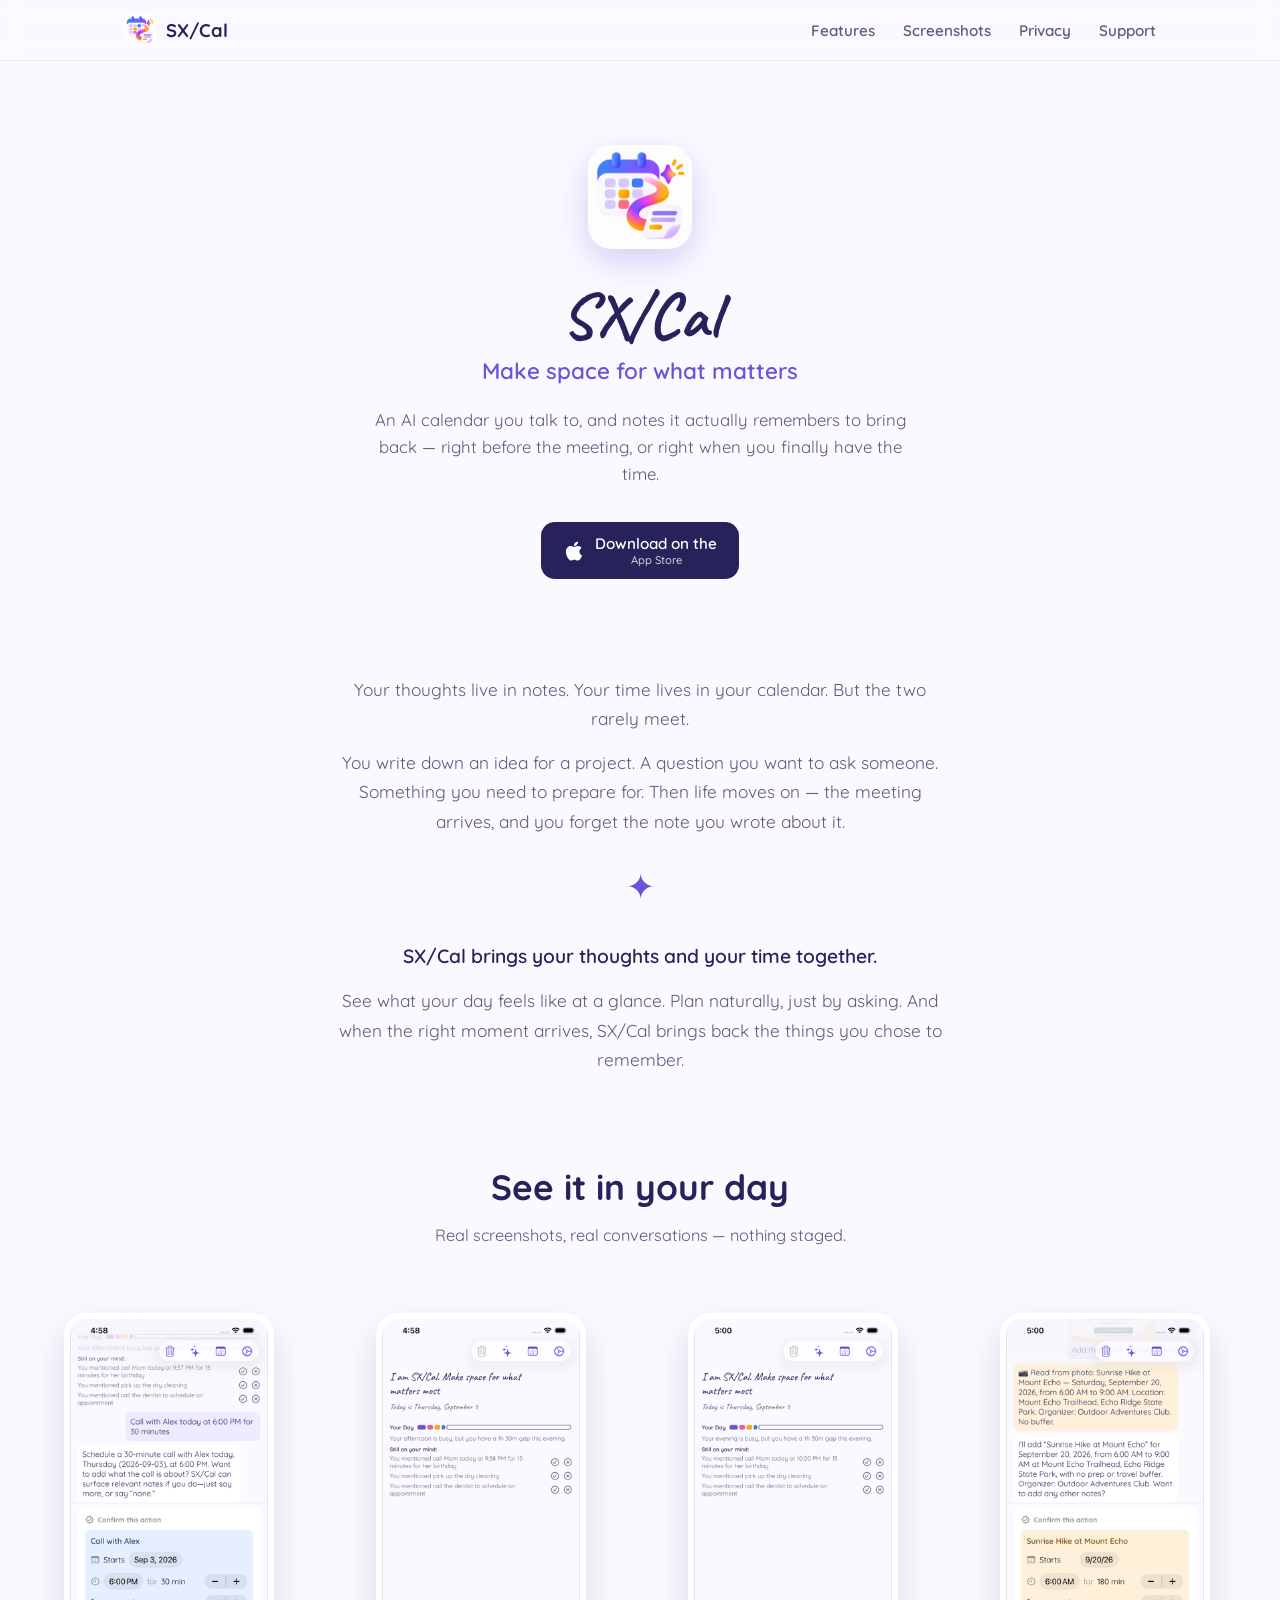
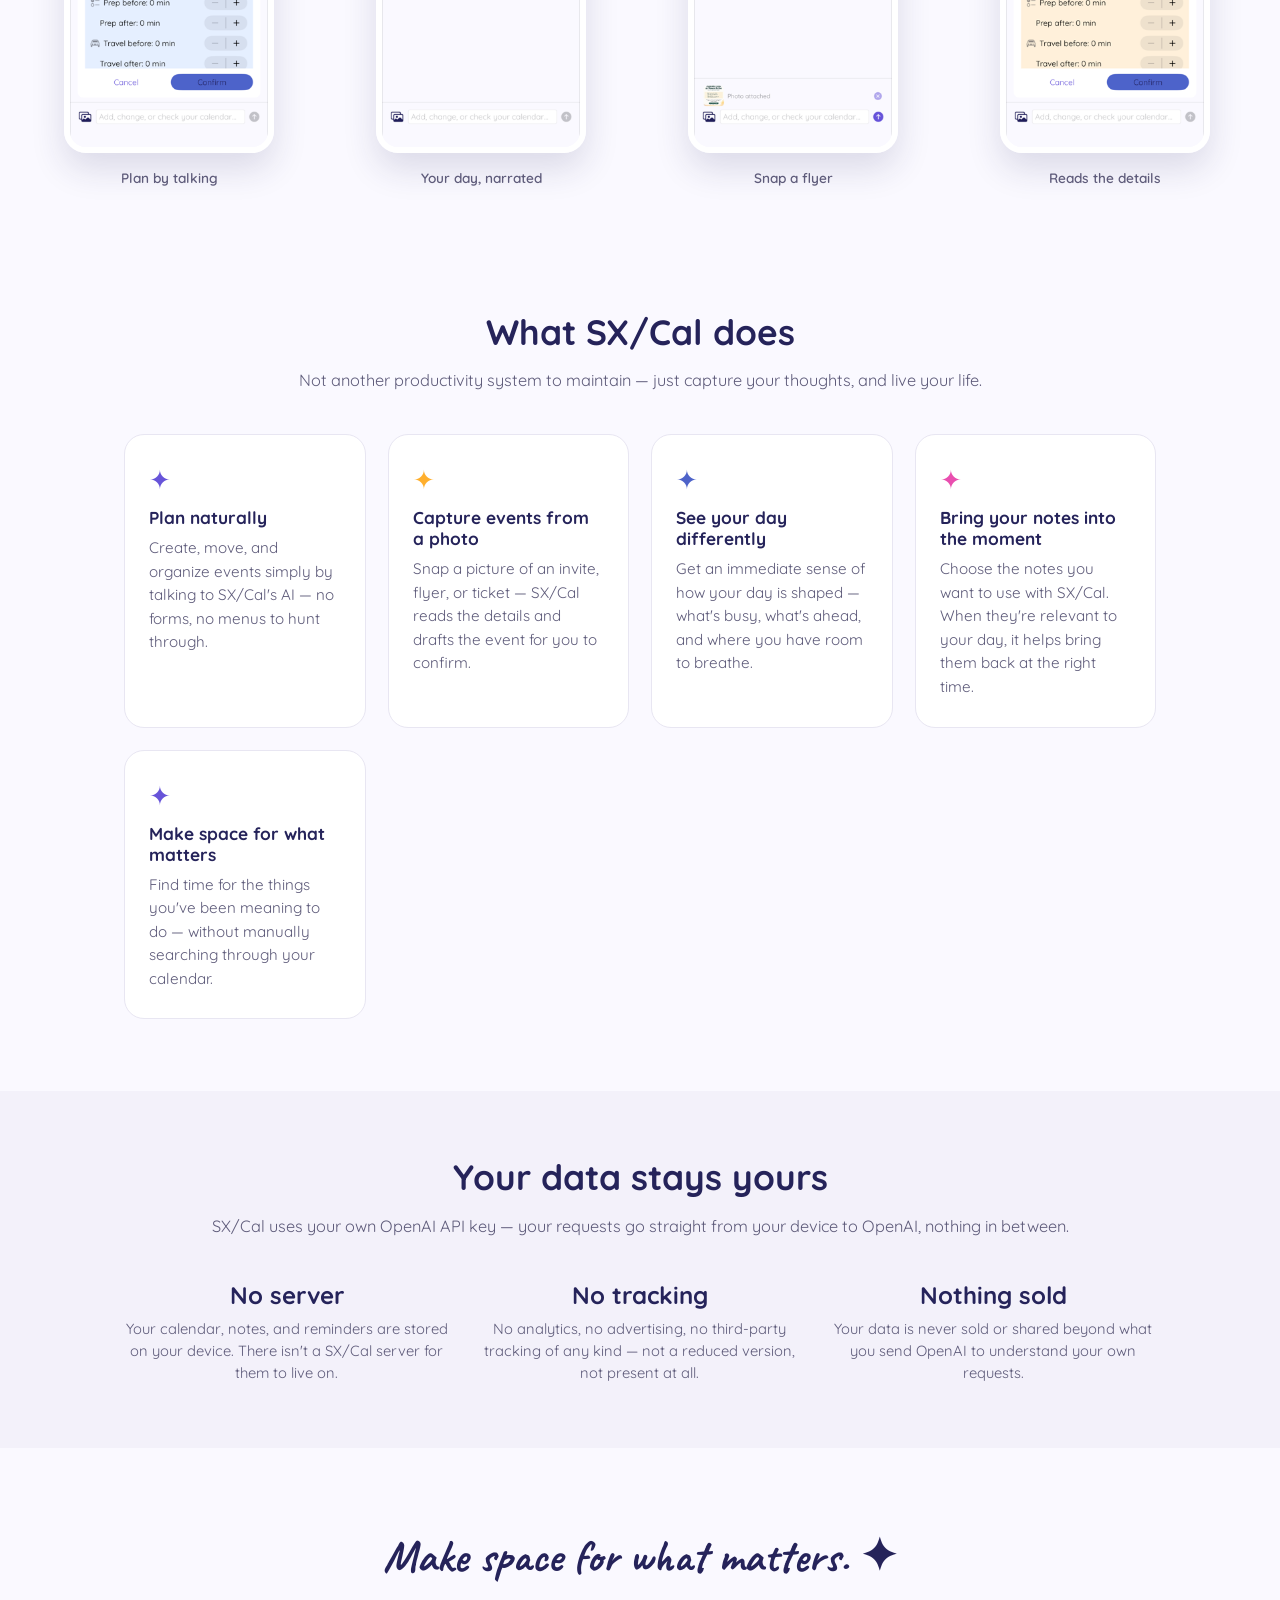
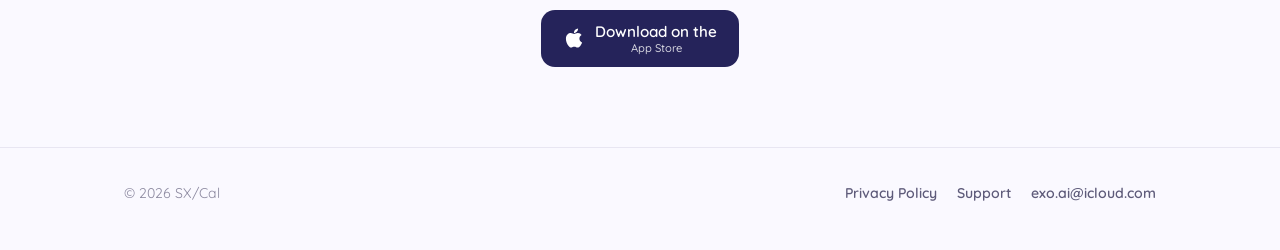
<file: index.html>
<!DOCTYPE html>
<html lang="en">
<head>
<meta charset="UTF-8">
<meta name="viewport" content="width=device-width, initial-scale=1.0">
<title>SX/Cal — Make space for what matters</title>
<meta name="description" content="SX/Cal is an AI calendar for iOS — talk to it to plan your day, snap a photo to create an event, and get your notes back at the moment they matter. Uses your own OpenAI key; nothing sold or tracked.">
<meta name="keywords" content="AI calendar app, AI calendar, conversational calendar, calendar assistant, notes and calendar app, photo to calendar event, OpenAI calendar app, bring your own API key, iOS calendar app">
<meta name="google-site-verification" content="1QwPXXQ7FURwpLPTMQZKyQITwb0ZtDo4U5KvMkXM1xg" />
<link rel="canonical" href="https://alessiot.github.io/sxcal-site/">

<meta property="og:type" content="website">
<meta property="og:url" content="https://alessiot.github.io/sxcal-site/">
<meta property="og:title" content="SX/Cal — Make space for what matters">
<meta property="og:description" content="An AI calendar for iOS — talk to it to plan your day, snap a photo to create an event, and get your notes back at the moment they matter.">
<meta property="og:image" content="https://alessiot.github.io/sxcal-site/assets/logo-512.png">

<meta name="twitter:card" content="summary">
<meta name="twitter:title" content="SX/Cal — Make space for what matters">
<meta name="twitter:description" content="An AI calendar for iOS — talk to it to plan your day, snap a photo to create an event, and get your notes back at the moment they matter.">
<meta name="twitter:image" content="https://alessiot.github.io/sxcal-site/assets/logo-512.png">

<script type="application/ld+json">
{
  "@context": "https://schema.org",
  "@type": "SoftwareApplication",
  "name": "SX/Cal",
  "description": "SX/Cal is an AI calendar for iOS — talk to it to plan your day, snap a photo to create an event, and get your notes back at the moment they matter. Uses your own OpenAI key; nothing sold or tracked.",
  "url": "https://alessiot.github.io/sxcal-site/",
  "image": "https://alessiot.github.io/sxcal-site/assets/logo-512.png",
  "downloadUrl": "https://apps.apple.com/us/app/sx-cal/id6808290132",
  "operatingSystem": "iOS",
  "applicationCategory": "ProductivityApplication",
  "featureList": [
    "Plan naturally: create, move, and organize events simply by talking to SX/Cal's AI",
    "Capture events from a photo: snap a picture of an invite, flyer, or ticket and SX/Cal drafts the event",
    "See your day differently: an immediate sense of how the day is shaped, what's busy and what's ahead",
    "Bring your notes into the moment: notes you choose to use with SX/Cal surface when they're relevant to your day",
    "Make space for what matters: find time for things you've been meaning to do without manually searching your calendar"
  ],
  "screenshot": [
    "https://alessiot.github.io/sxcal-site/assets/screenshots/01_ChatCreatesEvent.png",
    "https://alessiot.github.io/sxcal-site/assets/screenshots/02_DayNarrationAndReminders.png",
    "https://alessiot.github.io/sxcal-site/assets/screenshots/05_Calendar.png",
    "https://alessiot.github.io/sxcal-site/assets/screenshots/07_PhotoToEvent.png"
  ]
}
</script>
<link rel="icon" type="image/png" href="assets/favicon-32.png">
<link rel="apple-touch-icon" href="assets/apple-touch-icon.png">
<link rel="preconnect" href="https://fonts.googleapis.com">
<link rel="preconnect" href="https://fonts.gstatic.com" crossorigin>
<link href="https://fonts.googleapis.com/css2?family=Quicksand:wght@400;500;600;700&family=Caveat:wght@600;700&display=swap" rel="stylesheet">
<style>
  :root {
    --indigo: #4E63C9;
    --purple: #6754D9;
    --pink: #E94EAF;
    --orange: #FFAF2D;
    --accent: var(--purple);

    --text-primary: #25235A;
    --text-secondary: #5E5B7A;
    --text-tertiary: #8B889F;

    --bg: #FAF9FF;
    --card: #FFFFFF;
    --subtle: #F3F1FA;
    --border: #E8E6F2;

    --font-body: 'Quicksand', -apple-system, BlinkMacSystemFont, sans-serif;
    --font-cursive: 'Caveat', cursive;
  }

  * { box-sizing: border-box; }

  html { scroll-behavior: smooth; }

  body {
    margin: 0;
    font-family: var(--font-body);
    background: var(--bg);
    color: var(--text-primary);
    -webkit-font-smoothing: antialiased;
    overflow-x: hidden;
  }

  a { color: var(--accent); }

  .wrap {
    max-width: 1080px;
    margin: 0 auto;
    padding: 0 24px;
  }

  /* ---------- Nav ---------- */
  nav {
    position: sticky;
    top: 0;
    z-index: 20;
    background: rgba(250, 249, 255, 0.85);
    backdrop-filter: blur(10px);
    -webkit-backdrop-filter: blur(10px);
    border-bottom: 1px solid var(--border);
  }
  .nav-inner {
    display: flex;
    align-items: center;
    justify-content: space-between;
    padding: 14px 24px;
    max-width: 1080px;
    margin: 0 auto;
  }
  .nav-brand {
    display: flex;
    align-items: center;
    gap: 10px;
    font-weight: 700;
    font-size: 1.15rem;
    color: var(--text-primary);
    text-decoration: none;
  }
  .nav-brand img { width: 32px; height: 32px; border-radius: 8px; }
  .nav-links {
    display: flex;
    gap: 28px;
    font-weight: 600;
    font-size: 0.95rem;
  }
  .nav-links a {
    color: var(--text-secondary);
    text-decoration: none;
  }
  .nav-links a:hover { color: var(--accent); }

  /* ---------- Hero ---------- */
  .hero {
    padding: 84px 0 56px;
    text-align: center;
  }
  .hero img.logo {
    width: 104px;
    height: 104px;
    border-radius: 24px;
    box-shadow: 0 12px 32px rgba(103, 84, 217, 0.25);
    margin-bottom: 28px;
  }
  .hero h1 {
    font-family: var(--font-cursive);
    font-weight: 700;
    font-size: clamp(2.6rem, 6vw, 4rem);
    margin: 0 0 6px;
    color: var(--text-primary);
    line-height: 1.1;
  }
  .hero .tagline {
    font-size: clamp(1.1rem, 2.4vw, 1.4rem);
    font-weight: 600;
    color: var(--accent);
    margin: 0 0 22px;
  }
  .hero .sub {
    max-width: 560px;
    margin: 0 auto 34px;
    color: var(--text-secondary);
    font-size: 1.05rem;
    line-height: 1.6;
  }

  .badge-row {
    display: flex;
    justify-content: center;
    gap: 14px;
    flex-wrap: wrap;
  }
  .store-badge {
    display: inline-flex;
    align-items: center;
    gap: 10px;
    background: var(--text-primary);
    color: #fff;
    padding: 12px 22px;
    border-radius: 14px;
    font-weight: 600;
    text-decoration: none;
    font-size: 0.95rem;
    transition: transform 0.15s ease, opacity 0.15s ease;
  }
  .store-badge:hover { opacity: 0.85; transform: translateY(-1px); }
  .store-badge svg { width: 22px; height: 22px; }
  .store-badge small { display: block; font-weight: 500; font-size: 0.7rem; opacity: 0.8; }

  /* ---------- Story ---------- */
  .story {
    padding: 40px 0 20px;
    text-align: center;
  }
  .story p {
    max-width: 620px;
    margin: 0 auto 14px;
    color: var(--text-secondary);
    font-size: 1.08rem;
    line-height: 1.7;
  }
  .story p.punch {
    color: var(--text-primary);
    font-weight: 600;
    font-size: 1.2rem;
  }
  .story .divider {
    font-family: var(--font-cursive);
    font-size: 2.2rem;
    color: var(--accent);
    margin: 22px auto;
  }

  /* ---------- Screenshot showcase ---------- */
  .showcase {
    padding: 56px 0 8px;
    overflow: hidden;
  }
  .showcase-scroll {
    display: flex;
    gap: 22px;
    overflow-x: auto;
    padding: 8px 24px 28px;
    scroll-snap-type: x proximity;
    -webkit-overflow-scrolling: touch;
  }
  .showcase-scroll::-webkit-scrollbar { height: 8px; }
  .showcase-scroll::-webkit-scrollbar-thumb { background: var(--border); border-radius: 8px; }
  .shot {
    flex: 0 0 auto;
    width: 210px;
    scroll-snap-align: center;
    text-align: center;
  }
  .shot img {
    width: 100%;
    border-radius: 22px;
    border: 6px solid var(--card);
    box-shadow: 0 16px 34px rgba(37, 35, 90, 0.14);
  }
  .shot figcaption {
    margin-top: 12px;
    font-size: 0.85rem;
    font-weight: 600;
    color: var(--text-secondary);
  }

  /* ---------- Features ---------- */
  .features {
    padding: 72px 0;
  }
  .section-head {
    text-align: center;
    margin-bottom: 44px;
  }
  .section-head h2 {
    font-size: clamp(1.7rem, 3.4vw, 2.2rem);
    margin: 0 0 8px;
    color: var(--text-primary);
  }
  .section-head p {
    color: var(--text-secondary);
    font-size: 1.02rem;
  }
  .feature-grid {
    display: grid;
    grid-template-columns: repeat(auto-fit, minmax(240px, 1fr));
    gap: 22px;
  }
  .feature-card {
    background: var(--card);
    border: 1px solid var(--border);
    border-radius: 20px;
    padding: 28px 24px;
  }
  .feature-card .mark {
    font-size: 1.6rem;
    color: var(--accent);
    margin-bottom: 12px;
    display: block;
  }
  .feature-card h3 {
    margin: 0 0 8px;
    font-size: 1.08rem;
    color: var(--text-primary);
  }
  .feature-card p {
    margin: 0;
    color: var(--text-secondary);
    font-size: 0.95rem;
    line-height: 1.55;
  }
  .feature-card:nth-child(1) .mark { color: var(--purple); }
  .feature-card:nth-child(2) .mark { color: var(--orange); }
  .feature-card:nth-child(3) .mark { color: var(--indigo); }
  .feature-card:nth-child(4) .mark { color: var(--pink); }
  .feature-card:nth-child(5) .mark { color: var(--purple); }

  /* ---------- Trust ---------- */
  .trust {
    background: var(--subtle);
    padding: 64px 0;
  }
  .trust-grid {
    display: grid;
    grid-template-columns: repeat(auto-fit, minmax(220px, 1fr));
    gap: 28px;
    text-align: center;
  }
  .trust-item h3 {
    margin: 0 0 8px;
    font-size: 1.5rem;
    color: var(--text-primary);
  }
  .trust-item p {
    margin: 0;
    color: var(--text-secondary);
    font-size: 0.92rem;
    line-height: 1.5;
  }

  /* ---------- Final CTA ---------- */
  .cta {
    padding: 80px 0;
    text-align: center;
  }
  .cta h2 {
    font-family: var(--font-cursive);
    font-size: clamp(2rem, 4.5vw, 2.8rem);
    margin: 0 0 26px;
    color: var(--text-primary);
  }

  /* ---------- Footer ---------- */
  footer {
    border-top: 1px solid var(--border);
    padding: 36px 0 48px;
  }
  .footer-inner {
    display: flex;
    flex-wrap: wrap;
    gap: 18px;
    align-items: center;
    justify-content: space-between;
    font-size: 0.88rem;
    color: var(--text-tertiary);
  }
  .footer-links {
    display: flex;
    gap: 20px;
  }
  .footer-links a {
    color: var(--text-secondary);
    text-decoration: none;
    font-weight: 600;
  }
  .footer-links a:hover { color: var(--accent); }

  @media (max-width: 640px) {
    .nav-links { display: none; }
    .hero { padding: 56px 0 40px; }
    .footer-inner { flex-direction: column; align-items: flex-start; }
  }
</style>
</head>
<body>

<nav>
  <div class="nav-inner">
    <a class="nav-brand" href="#top">
      <img src="assets/logo-512.png" alt="SX/Cal">
      SX/Cal
    </a>
    <div class="nav-links">
      <a href="#features">Features</a>
      <a href="#screenshots">Screenshots</a>
      <a href="privacy.html">Privacy</a>
      <a href="support.html">Support</a>
    </div>
  </div>
</nav>

<header class="hero" id="top">
  <div class="wrap">
    <img class="logo" src="assets/logo-512.png" alt="SX/Cal app icon">
    <h1>SX/Cal</h1>
    <p class="tagline">Make space for what matters</p>
    <p class="sub">An AI calendar you talk to, and notes it actually remembers to bring back — right before the meeting, or right when you finally have the time.</p>
    <div class="badge-row">
      <a class="store-badge" href="https://apps.apple.com/us/app/sx-cal/id6808290132" target="_blank" rel="noopener">
        <svg viewBox="0 0 384 512" fill="currentColor"><path d="M318.7 268.7c-.2-36.7 16.4-64.4 50-84.8-18.8-26.9-47.2-41.7-84.7-44.6-35.5-2.8-74.3 20.7-88.5 20.7-15 0-49.4-19.7-76.4-19.7C63.3 141 4 184.8 4 273.5q0 39.3 14.4 81.2c12.8 36.7 59 126.7 107.2 125.2 25.2-.6 43-17.9 75.8-17.9 31.8 0 48.3 17.9 76.4 17.9 48.6-.7 90.4-82.5 102.6-119.3-65.2-30.7-61.7-90-61.7-91.9zm-56.6-164.2c27.3-32.4 24.8-61.9 24-72.5-24.1 1.4-52 16.4-67.9 34.9-17.5 19.8-27.8 44.3-25.6 71.9 26.1 2 49.9-11.4 69.5-34.3z"/></svg>
        <span>Download on the<br><small>App Store</small></span>
      </a>
    </div>
  </div>
</header>

<section class="story">
  <div class="wrap">
    <p>Your thoughts live in notes. Your time lives in your calendar. But the two rarely meet.</p>
    <p>You write down an idea for a project. A question you want to ask someone. Something you need to prepare for. Then life moves on — the meeting arrives, and you forget the note you wrote about it.</p>
    <p class="divider">✦</p>
    <p class="punch">SX/Cal brings your thoughts and your time together.</p>
    <p>See what your day feels like at a glance. Plan naturally, just by asking. And when the right moment arrives, SX/Cal brings back the things you chose to remember.</p>
  </div>
</section>

<section class="showcase" id="screenshots">
  <div class="section-head wrap">
    <h2>See it in your day</h2>
    <p>Real screenshots, real conversations — nothing staged.</p>
  </div>
  <div class="showcase-scroll">
    <figure class="shot">
      <img src="assets/screenshots/01_ChatCreatesEvent.png" alt="Creating an event by chatting naturally with SX/Cal" loading="lazy">
      <figcaption>Plan by talking</figcaption>
    </figure>
    <figure class="shot">
      <img src="assets/screenshots/02_DayNarrationAndReminders.png" alt="A written summary of the day plus reminders still on your mind" loading="lazy">
      <figcaption>Your day, narrated</figcaption>
    </figure>
    <figure class="shot">
      <img src="assets/screenshots/06_PhotoAttached.png" alt="A photo of an event flyer attached in chat" loading="lazy">
      <figcaption>Snap a flyer</figcaption>
    </figure>
    <figure class="shot">
      <img src="assets/screenshots/07_PhotoToEvent.png" alt="SX/Cal reading the details from a photo into a draft event" loading="lazy">
      <figcaption>Reads the details</figcaption>
    </figure>
    <figure class="shot">
      <img src="assets/screenshots/05_Calendar.png" alt="The calendar view showing a day's events" loading="lazy">
      <figcaption>A real calendar view</figcaption>
    </figure>
    <figure class="shot">
      <img src="assets/screenshots/08_CreateNote.png" alt="Writing a note inside SX/Cal" loading="lazy">
      <figcaption>Notes that stay close</figcaption>
    </figure>
    <figure class="shot">
      <img src="assets/screenshots/03_ReminderInitiatesChat.png" alt="Checking off a reminder routes into a real chat confirmation" loading="lazy">
      <figcaption>Reminders that follow through</figcaption>
    </figure>
  </div>
</section>

<section class="features" id="features">
  <div class="wrap">
    <div class="section-head">
      <h2>What SX/Cal does</h2>
      <p>Not another productivity system to maintain — just capture your thoughts, and live your life.</p>
    </div>
    <div class="feature-grid">
      <div class="feature-card">
        <span class="mark">✦</span>
        <h3>Plan naturally</h3>
        <p>Create, move, and organize events simply by talking to SX/Cal's AI — no forms, no menus to hunt through.</p>
      </div>
      <div class="feature-card">
        <span class="mark">✦</span>
        <h3>Capture events from a photo</h3>
        <p>Snap a picture of an invite, flyer, or ticket — SX/Cal reads the details and drafts the event for you to confirm.</p>
      </div>
      <div class="feature-card">
        <span class="mark">✦</span>
        <h3>See your day differently</h3>
        <p>Get an immediate sense of how your day is shaped — what's busy, what's ahead, and where you have room to breathe.</p>
      </div>
      <div class="feature-card">
        <span class="mark">✦</span>
        <h3>Bring your notes into the moment</h3>
        <p>Choose the notes you want to use with SX/Cal. When they're relevant to your day, it helps bring them back at the right time.</p>
      </div>
      <div class="feature-card">
        <span class="mark">✦</span>
        <h3>Make space for what matters</h3>
        <p>Find time for the things you've been meaning to do — without manually searching through your calendar.</p>
      </div>
    </div>
  </div>
</section>

<section class="trust">
  <div class="wrap">
    <div class="section-head">
      <h2>Your data stays yours</h2>
      <p>SX/Cal uses your own OpenAI API key — your requests go straight from your device to OpenAI, nothing in between.</p>
    </div>
    <div class="trust-grid">
      <div class="trust-item">
        <h3>No server</h3>
        <p>Your calendar, notes, and reminders are stored on your device. There isn't a SX/Cal server for them to live on.</p>
      </div>
      <div class="trust-item">
        <h3>No tracking</h3>
        <p>No analytics, no advertising, no third-party tracking of any kind — not a reduced version, not present at all.</p>
      </div>
      <div class="trust-item">
        <h3>Nothing sold</h3>
        <p>Your data is never sold or shared beyond what you send OpenAI to understand your own requests.</p>
      </div>
    </div>
  </div>
</section>

<section class="cta">
  <div class="wrap">
    <h2>Make space for what matters. ✦</h2>
    <div class="badge-row">
      <a class="store-badge" href="https://apps.apple.com/us/app/sx-cal/id6808290132" target="_blank" rel="noopener">
        <svg viewBox="0 0 384 512" fill="currentColor"><path d="M318.7 268.7c-.2-36.7 16.4-64.4 50-84.8-18.8-26.9-47.2-41.7-84.7-44.6-35.5-2.8-74.3 20.7-88.5 20.7-15 0-49.4-19.7-76.4-19.7C63.3 141 4 184.8 4 273.5q0 39.3 14.4 81.2c12.8 36.7 59 126.7 107.2 125.2 25.2-.6 43-17.9 75.8-17.9 31.8 0 48.3 17.9 76.4 17.9 48.6-.7 90.4-82.5 102.6-119.3-65.2-30.7-61.7-90-61.7-91.9zm-56.6-164.2c27.3-32.4 24.8-61.9 24-72.5-24.1 1.4-52 16.4-67.9 34.9-17.5 19.8-27.8 44.3-25.6 71.9 26.1 2 49.9-11.4 69.5-34.3z"/></svg>
        <span>Download on the<br><small>App Store</small></span>
      </a>
    </div>
  </div>
</section>

<footer>
  <div class="wrap footer-inner">
    <span>© 2026 SX/Cal</span>
    <div class="footer-links">
      <a href="privacy.html">Privacy Policy</a>
      <a href="support.html">Support</a>
      <a href="mailto:exo.ai@icloud.com">exo.ai@icloud.com</a>
    </div>
  </div>
</footer>

</body>
</html>
</file>
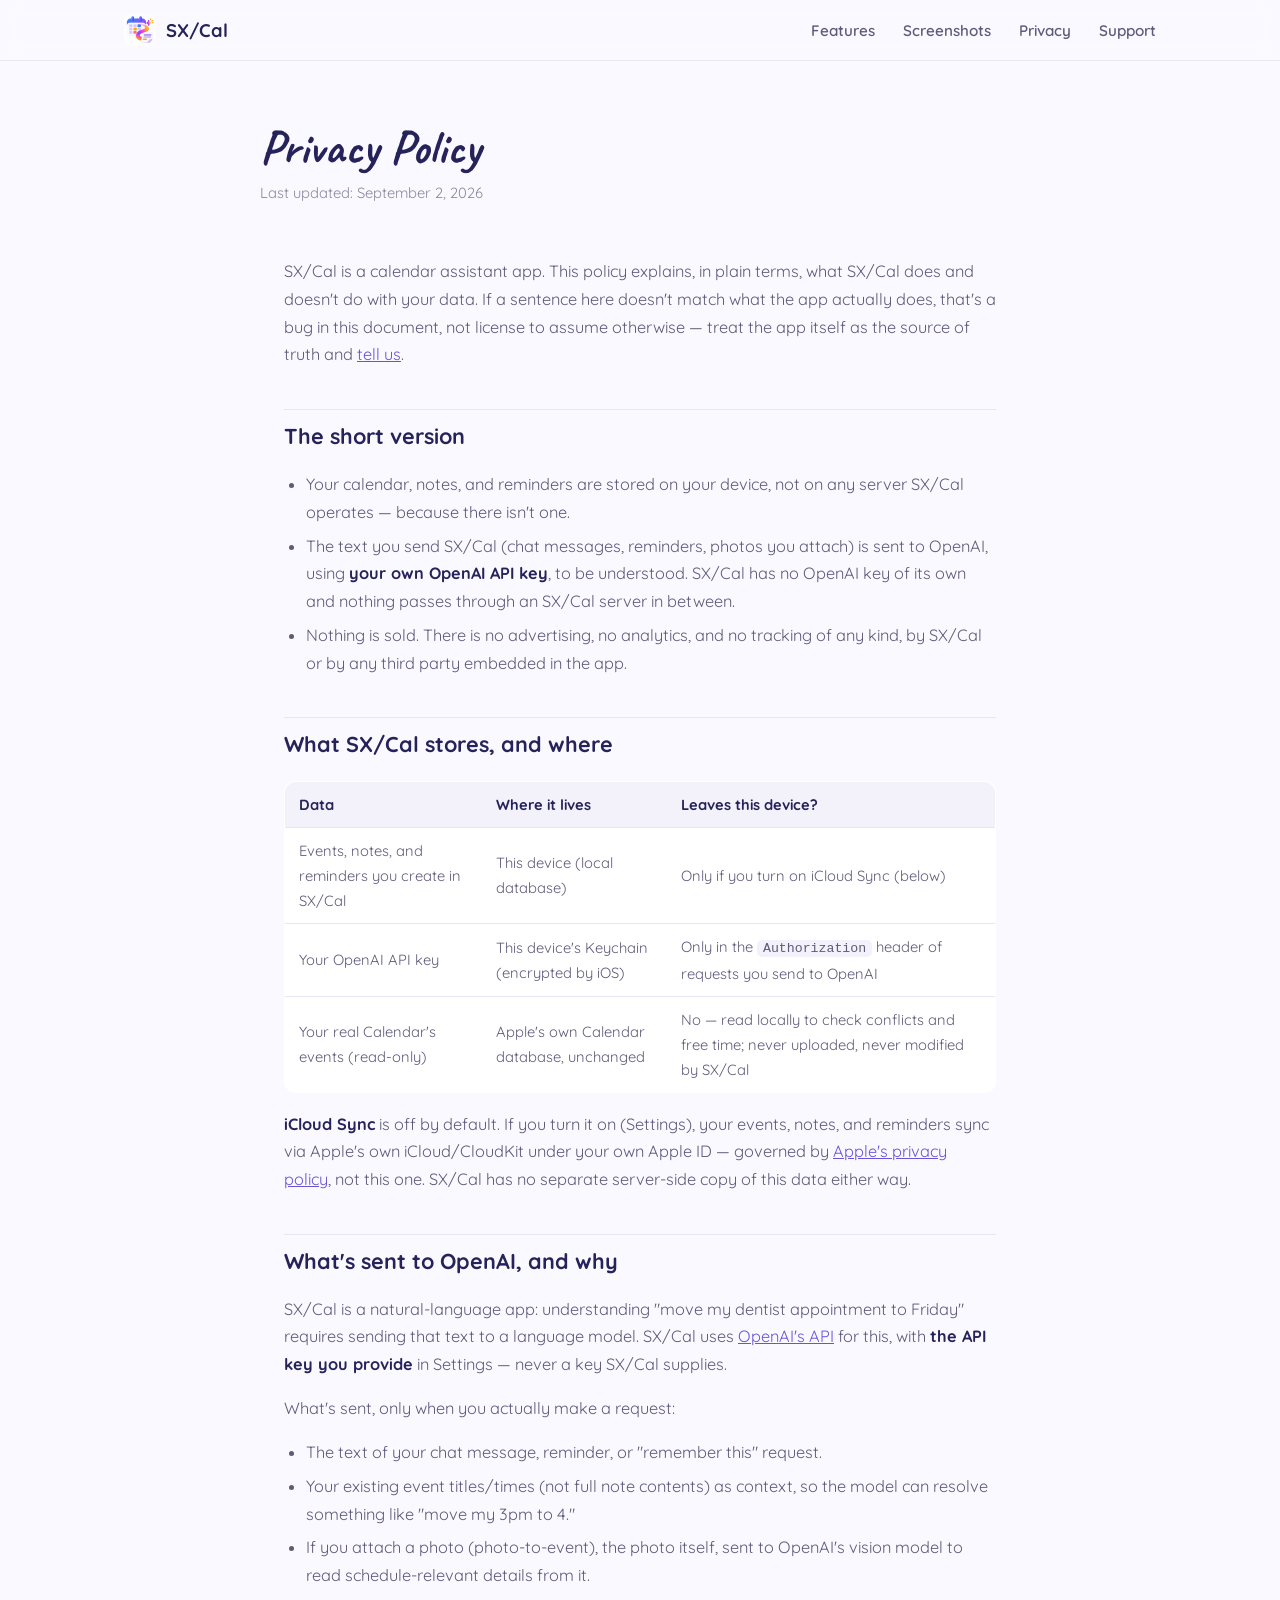
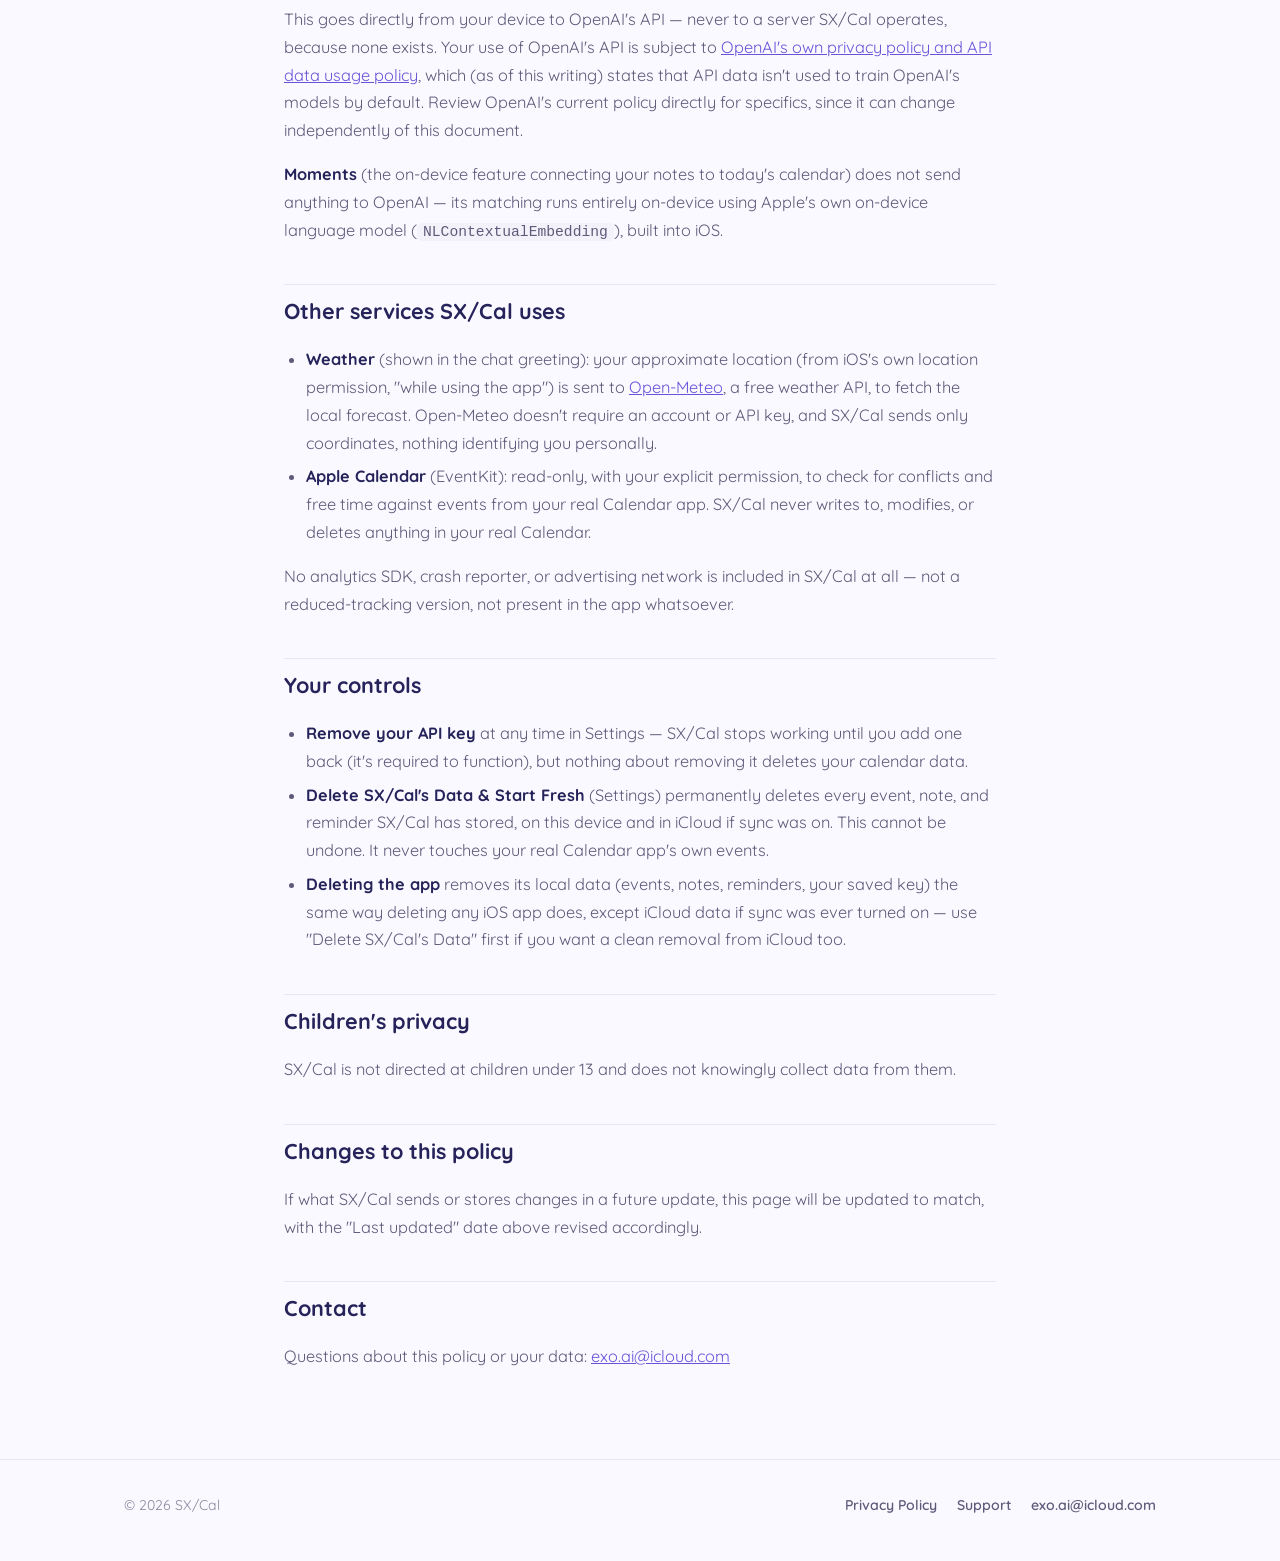
<file: privacy.html>
<!DOCTYPE html>
<html lang="en">
<head>
<meta charset="UTF-8">
<meta name="viewport" content="width=device-width, initial-scale=1.0">
<title>Privacy Policy — SX/Cal</title>
<meta name="description" content="SX/Cal Privacy Policy: what the app stores, what's sent to OpenAI with your own key, and what is never collected.">
<link rel="icon" type="image/png" href="assets/favicon-32.png">
<link rel="apple-touch-icon" href="assets/apple-touch-icon.png">
<link rel="preconnect" href="https://fonts.googleapis.com">
<link rel="preconnect" href="https://fonts.gstatic.com" crossorigin>
<link href="https://fonts.googleapis.com/css2?family=Quicksand:wght@400;500;600;700&family=Caveat:wght@600;700&display=swap" rel="stylesheet">
<link rel="stylesheet" href="page.css">
</head>
<body>

<nav>
  <div class="nav-inner">
    <a class="nav-brand" href="index.html">
      <img src="assets/logo-512.png" alt="SX/Cal">
      SX/Cal
    </a>
    <div class="nav-links">
      <a href="index.html#features">Features</a>
      <a href="index.html#screenshots">Screenshots</a>
      <a href="privacy.html">Privacy</a>
      <a href="support.html">Support</a>
    </div>
  </div>
</nav>

<header class="doc-header wrap">
  <h1>Privacy Policy</h1>
  <p class="updated">Last updated: September 2, 2026</p>
</header>

<main class="doc wrap">

<p>SX/Cal is a calendar assistant app. This policy explains, in plain
terms, what SX/Cal does and doesn't do with your data. If a sentence
here doesn't match what the app actually does, that's a bug in this
document, not license to assume otherwise — treat the app itself as the
source of truth and <a href="mailto:exo.ai@icloud.com">tell us</a>.</p>

<h2>The short version</h2>
<ul>
  <li>Your calendar, notes, and reminders are stored on your device, not
    on any server SX/Cal operates — because there isn't one.</li>
  <li>The text you send SX/Cal (chat messages, reminders, photos you
    attach) is sent to OpenAI, using <strong>your own OpenAI API
    key</strong>, to be understood. SX/Cal has no OpenAI key of its own
    and nothing passes through an SX/Cal server in between.</li>
  <li>Nothing is sold. There is no advertising, no analytics, and no
    tracking of any kind, by SX/Cal or by any third party embedded in
    the app.</li>
</ul>

<h2>What SX/Cal stores, and where</h2>
<table>
  <tr><th>Data</th><th>Where it lives</th><th>Leaves this device?</th></tr>
  <tr>
    <td>Events, notes, and reminders you create in SX/Cal</td>
    <td>This device (local database)</td>
    <td>Only if you turn on iCloud Sync (below)</td>
  </tr>
  <tr>
    <td>Your OpenAI API key</td>
    <td>This device's Keychain (encrypted by iOS)</td>
    <td>Only in the <code>Authorization</code> header of requests you send to OpenAI</td>
  </tr>
  <tr>
    <td>Your real Calendar's events (read-only)</td>
    <td>Apple's own Calendar database, unchanged</td>
    <td>No — read locally to check conflicts and free time; never uploaded, never modified by SX/Cal</td>
  </tr>
</table>

<p><strong>iCloud Sync</strong> is off by default. If you turn it on
(Settings), your events, notes, and reminders sync via Apple's own
iCloud/CloudKit under your own Apple ID — governed by
<a href="https://www.apple.com/legal/privacy/">Apple's privacy
policy</a>, not this one. SX/Cal has no separate server-side copy of
this data either way.</p>

<h2>What's sent to OpenAI, and why</h2>
<p>SX/Cal is a natural-language app: understanding "move my dentist
appointment to Friday" requires sending that text to a language model.
SX/Cal uses <a href="https://openai.com/">OpenAI's API</a> for this,
with <strong>the API key you provide</strong> in Settings — never a
key SX/Cal supplies.</p>

<p>What's sent, only when you actually make a request:</p>
<ul>
  <li>The text of your chat message, reminder, or "remember this" request.</li>
  <li>Your existing event titles/times (not full note contents) as
    context, so the model can resolve something like "move my 3pm to
    4."</li>
  <li>If you attach a photo (photo-to-event), the photo itself, sent to
    OpenAI's vision model to read schedule-relevant details from it.</li>
</ul>

<p>This goes directly from your device to OpenAI's API — never to a
server SX/Cal operates, because none exists. Your use of OpenAI's API
is subject to
<a href="https://openai.com/policies/">OpenAI's own privacy policy and
API data usage policy</a>, which (as of this writing) states that API
data isn't used to train OpenAI's models by default. Review OpenAI's
current policy directly for specifics, since it can change
independently of this document.</p>

<p><strong>Moments</strong> (the on-device feature connecting your
notes to today's calendar) does not send anything to OpenAI — its
matching runs entirely on-device using Apple's own on-device language
model (<code>NLContextualEmbedding</code>), built into iOS.</p>

<h2>Other services SX/Cal uses</h2>
<ul>
  <li><strong>Weather</strong> (shown in the chat greeting): your
    approximate location (from iOS's own location permission, "while
    using the app") is sent to
    <a href="https://open-meteo.com/">Open-Meteo</a>, a free weather
    API, to fetch the local forecast. Open-Meteo doesn't require an
    account or API key, and SX/Cal sends only coordinates, nothing
    identifying you personally.</li>
  <li><strong>Apple Calendar</strong> (EventKit): read-only, with your
    explicit permission, to check for conflicts and free time against
    events from your real Calendar app. SX/Cal never writes to,
    modifies, or deletes anything in your real Calendar.</li>
</ul>

<p>No analytics SDK, crash reporter, or advertising network is included
in SX/Cal at all — not a reduced-tracking version, not present in the
app whatsoever.</p>

<h2>Your controls</h2>
<ul>
  <li><strong>Remove your API key</strong> at any time in Settings —
    SX/Cal stops working until you add one back (it's required to
    function), but nothing about removing it deletes your calendar
    data.</li>
  <li><strong>Delete SX/Cal's Data &amp; Start Fresh</strong> (Settings)
    permanently deletes every event, note, and reminder SX/Cal has
    stored, on this device and in iCloud if sync was on. This cannot be
    undone. It never touches your real Calendar app's own events.</li>
  <li><strong>Deleting the app</strong> removes its local data (events,
    notes, reminders, your saved key) the same way deleting any iOS app
    does, except iCloud data if sync was ever turned on — use "Delete
    SX/Cal's Data" first if you want a clean removal from iCloud too.</li>
</ul>

<h2>Children's privacy</h2>
<p>SX/Cal is not directed at children under 13 and does not knowingly
collect data from them.</p>

<h2>Changes to this policy</h2>
<p>If what SX/Cal sends or stores changes in a future update, this page
will be updated to match, with the "Last updated" date above revised
accordingly.</p>

<h2>Contact</h2>
<p>Questions about this policy or your data:
<a href="mailto:exo.ai@icloud.com">exo.ai@icloud.com</a></p>

</main>

<footer>
  <div class="footer-inner">
    <span>© 2026 SX/Cal</span>
    <div class="footer-links">
      <a href="privacy.html">Privacy Policy</a>
      <a href="support.html">Support</a>
      <a href="mailto:exo.ai@icloud.com">exo.ai@icloud.com</a>
    </div>
  </div>
</footer>

</body>
</html>
</file>
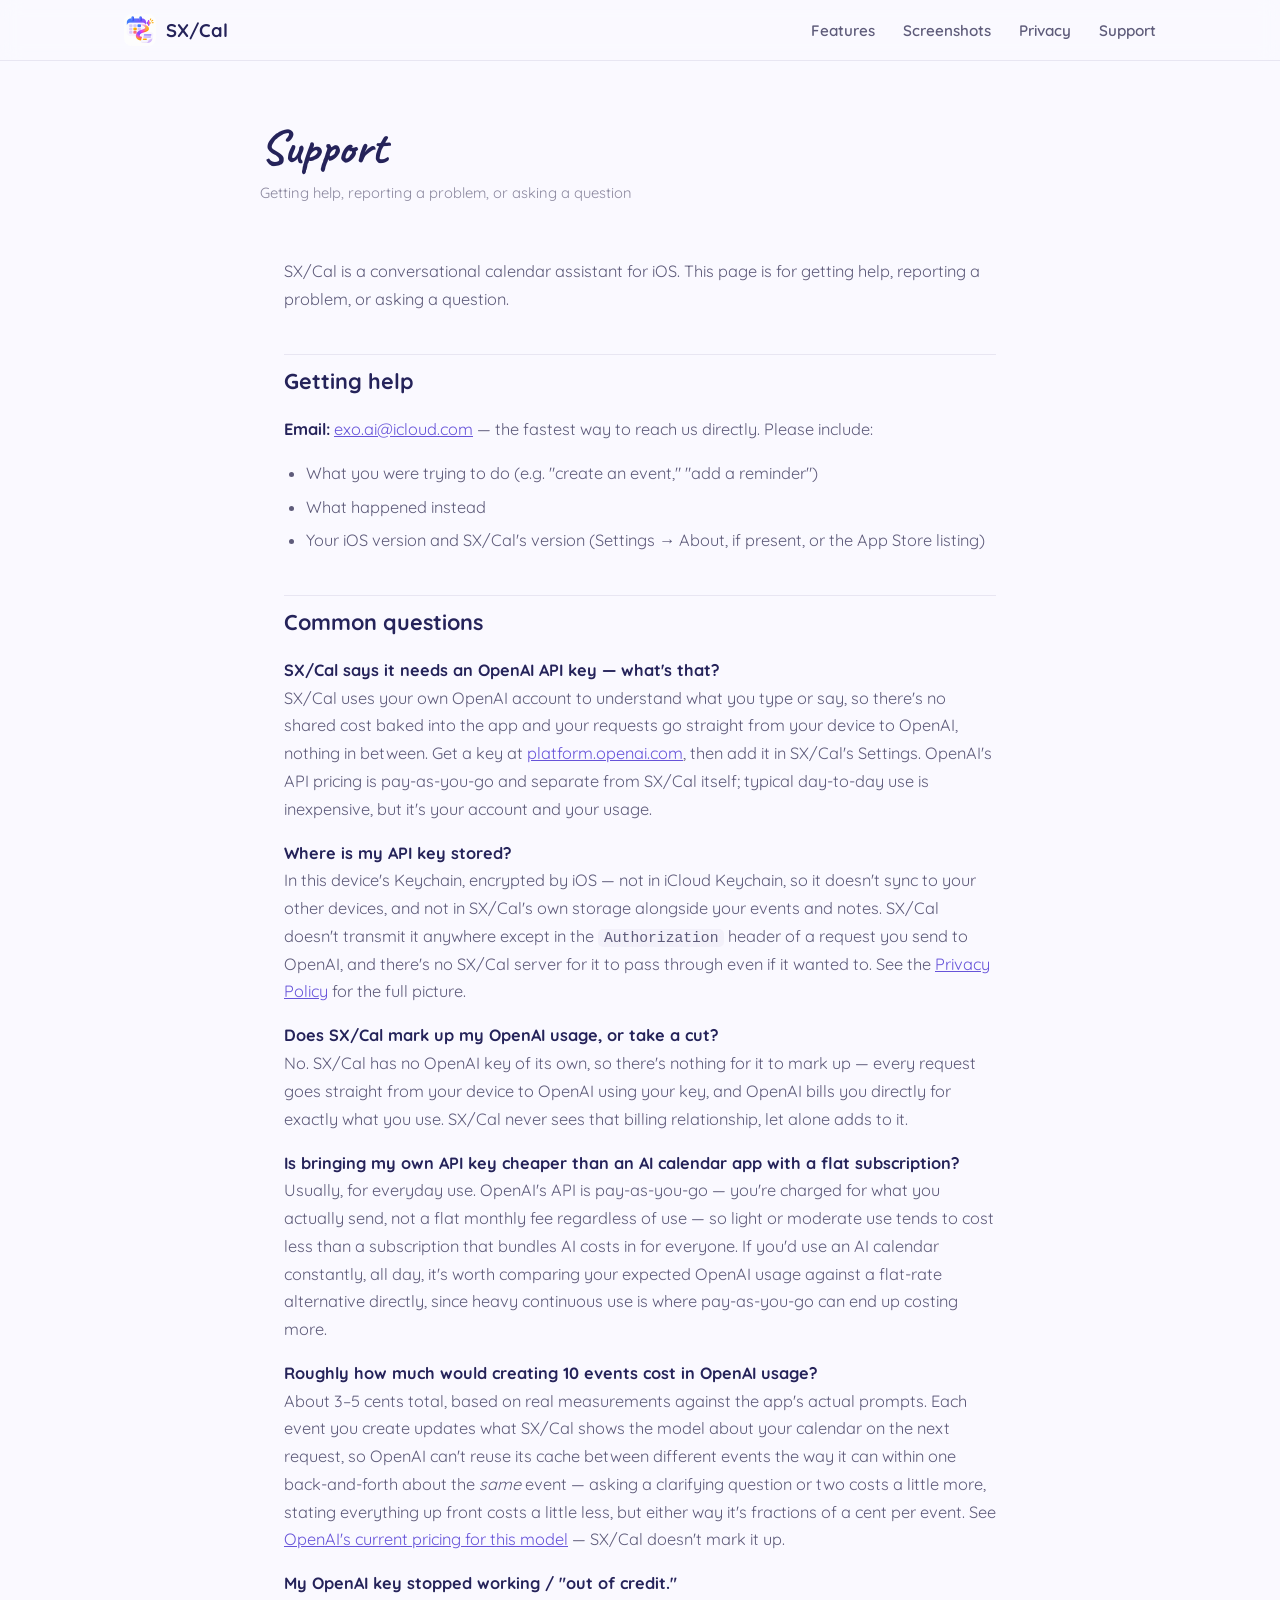
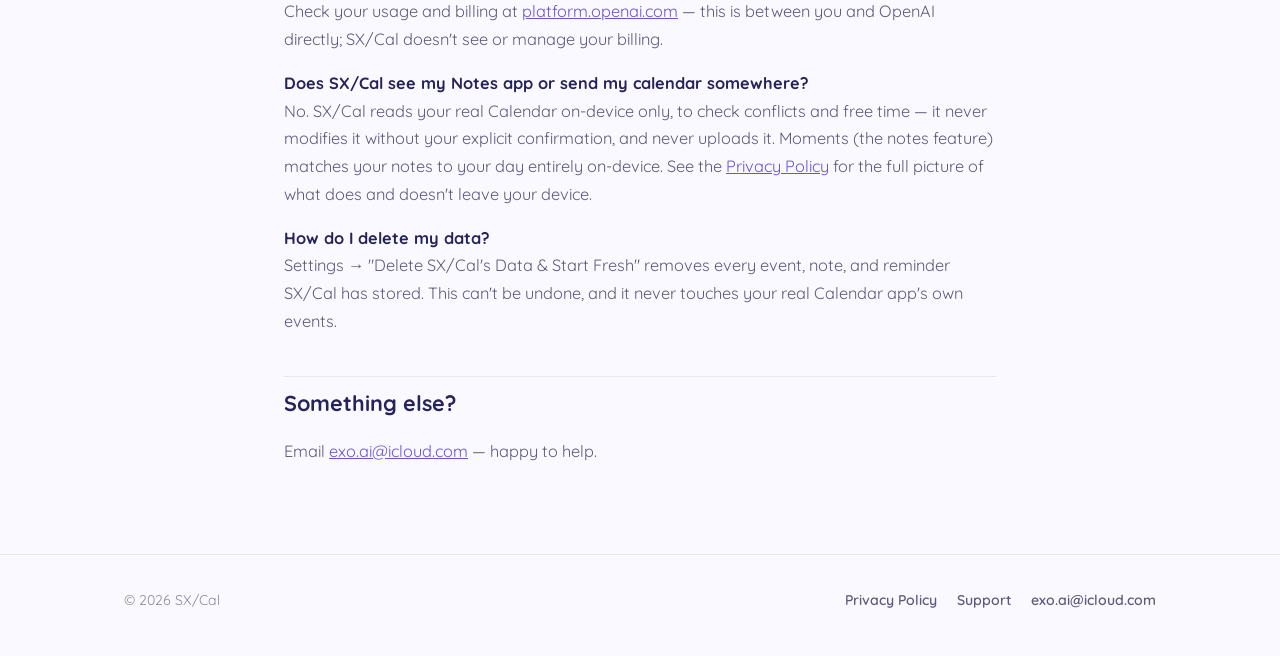
<file: support.html>
<!DOCTYPE html>
<html lang="en">
<head>
<meta charset="UTF-8">
<meta name="viewport" content="width=device-width, initial-scale=1.0">
<title>Support — SX/Cal</title>
<meta name="description" content="Get help with SX/Cal: setting up your OpenAI API key, billing questions, deleting your data, and how to reach us.">
<script type="application/ld+json">
{
  "@context": "https://schema.org",
  "@type": "FAQPage",
  "mainEntity": [
    {
      "@type": "Question",
      "name": "SX/Cal says it needs an OpenAI API key — what's that?",
      "acceptedAnswer": {
        "@type": "Answer",
        "text": "SX/Cal uses your own OpenAI account to understand what you type or say, so there's no shared cost baked into the app and your requests go straight from your device to OpenAI, nothing in between. Get a key at platform.openai.com, then add it in SX/Cal's Settings. OpenAI's API pricing is pay-as-you-go and separate from SX/Cal itself; typical day-to-day use is inexpensive, but it's your account and your usage."
      }
    },
    {
      "@type": "Question",
      "name": "Where is my API key stored?",
      "acceptedAnswer": {
        "@type": "Answer",
        "text": "In this device's Keychain, encrypted by iOS — not in iCloud Keychain, so it doesn't sync to your other devices, and not in SX/Cal's own storage alongside your events and notes. SX/Cal doesn't transmit it anywhere except in the Authorization header of a request you send to OpenAI, and there's no SX/Cal server for it to pass through even if it wanted to. See the Privacy Policy for the full picture."
      }
    },
    {
      "@type": "Question",
      "name": "Does SX/Cal mark up my OpenAI usage, or take a cut?",
      "acceptedAnswer": {
        "@type": "Answer",
        "text": "No. SX/Cal has no OpenAI key of its own, so there's nothing for it to mark up — every request goes straight from your device to OpenAI using your key, and OpenAI bills you directly for exactly what you use. SX/Cal never sees that billing relationship, let alone adds to it."
      }
    },
    {
      "@type": "Question",
      "name": "Is bringing my own API key cheaper than an AI calendar app with a flat subscription?",
      "acceptedAnswer": {
        "@type": "Answer",
        "text": "Usually, for everyday use. OpenAI's API is pay-as-you-go — you're charged for what you actually send, not a flat monthly fee regardless of use — so light or moderate use tends to cost less than a subscription that bundles AI costs in for everyone. If you'd use an AI calendar constantly, all day, it's worth comparing your expected OpenAI usage against a flat-rate alternative directly, since heavy continuous use is where pay-as-you-go can end up costing more."
      }
    },
    {
      "@type": "Question",
      "name": "Roughly how much would creating 10 events cost in OpenAI usage?",
      "acceptedAnswer": {
        "@type": "Answer",
        "text": "About 3–5 cents total, based on real measurements against the app's actual prompts. Each event you create updates what SX/Cal shows the model about your calendar on the next request, so OpenAI can't reuse its cache between different events the way it can within one back-and-forth about the same event — asking a clarifying question or two costs a little more, stating everything up front costs a little less, but either way it's fractions of a cent per event. See OpenAI's current pricing for this model at developers.openai.com — SX/Cal doesn't mark it up."
      }
    },
    {
      "@type": "Question",
      "name": "My OpenAI key stopped working / \"out of credit.\"",
      "acceptedAnswer": {
        "@type": "Answer",
        "text": "Check your usage and billing at platform.openai.com — this is between you and OpenAI directly; SX/Cal doesn't see or manage your billing."
      }
    },
    {
      "@type": "Question",
      "name": "Does SX/Cal see my Notes app or send my calendar somewhere?",
      "acceptedAnswer": {
        "@type": "Answer",
        "text": "No. SX/Cal reads your real Calendar on-device only, to check conflicts and free time — it never modifies it without your explicit confirmation, and never uploads it. Moments (the notes feature) matches your notes to your day entirely on-device. See the Privacy Policy for the full picture of what does and doesn't leave your device."
      }
    },
    {
      "@type": "Question",
      "name": "How do I delete my data?",
      "acceptedAnswer": {
        "@type": "Answer",
        "text": "Settings → \"Delete SX/Cal's Data & Start Fresh\" removes every event, note, and reminder SX/Cal has stored. This can't be undone, and it never touches your real Calendar app's own events."
      }
    }
  ]
}
</script>
<link rel="icon" type="image/png" href="assets/favicon-32.png">
<link rel="apple-touch-icon" href="assets/apple-touch-icon.png">
<link rel="preconnect" href="https://fonts.googleapis.com">
<link rel="preconnect" href="https://fonts.gstatic.com" crossorigin>
<link href="https://fonts.googleapis.com/css2?family=Quicksand:wght@400;500;600;700&family=Caveat:wght@600;700&display=swap" rel="stylesheet">
<link rel="stylesheet" href="page.css">
</head>
<body>

<nav>
  <div class="nav-inner">
    <a class="nav-brand" href="index.html">
      <img src="assets/logo-512.png" alt="SX/Cal">
      SX/Cal
    </a>
    <div class="nav-links">
      <a href="index.html#features">Features</a>
      <a href="index.html#screenshots">Screenshots</a>
      <a href="privacy.html">Privacy</a>
      <a href="support.html">Support</a>
    </div>
  </div>
</nav>

<header class="doc-header wrap">
  <h1>Support</h1>
  <p class="updated">Getting help, reporting a problem, or asking a question</p>
</header>

<main class="doc wrap">

<p>SX/Cal is a conversational calendar assistant for iOS. This page is
for getting help, reporting a problem, or asking a question.</p>

<h2>Getting help</h2>
<p><strong>Email:</strong> <a href="mailto:exo.ai@icloud.com">exo.ai@icloud.com</a>
— the fastest way to reach us directly. Please include:</p>
<ul>
  <li>What you were trying to do (e.g. "create an event," "add a reminder")</li>
  <li>What happened instead</li>
  <li>Your iOS version and SX/Cal's version (Settings → About, if
    present, or the App Store listing)</li>
</ul>

<h2>Common questions</h2>

<p><strong>SX/Cal says it needs an OpenAI API key — what's that?</strong><br>
SX/Cal uses your own OpenAI account to understand what you type or say,
so there's no shared cost baked into the app and your requests go
straight from your device to OpenAI, nothing in between. Get a key at
<a href="https://platform.openai.com/api-keys">platform.openai.com</a>,
then add it in SX/Cal's Settings. OpenAI's API pricing is pay-as-you-go
and separate from SX/Cal itself; typical day-to-day use is inexpensive,
but it's your account and your usage.</p>

<p><strong>Where is my API key stored?</strong><br>
In this device's Keychain, encrypted by iOS — not in iCloud Keychain, so
it doesn't sync to your other devices, and not in SX/Cal's own storage
alongside your events and notes. SX/Cal doesn't transmit it anywhere
except in the <code>Authorization</code> header of a request you send
to OpenAI, and there's no SX/Cal server for it to pass through even if
it wanted to. See the <a href="privacy.html">Privacy Policy</a> for the
full picture.</p>

<p><strong>Does SX/Cal mark up my OpenAI usage, or take a cut?</strong><br>
No. SX/Cal has no OpenAI key of its own, so there's nothing for it to
mark up — every request goes straight from your device to OpenAI using
your key, and OpenAI bills you directly for exactly what you use.
SX/Cal never sees that billing relationship, let alone adds to it.</p>

<p><strong>Is bringing my own API key cheaper than an AI calendar app
with a flat subscription?</strong><br>
Usually, for everyday use. OpenAI's API is pay-as-you-go — you're
charged for what you actually send, not a flat monthly fee regardless
of use — so light or moderate use tends to cost less than a
subscription that bundles AI costs in for everyone. If you'd use an AI
calendar constantly, all day, it's worth comparing your expected OpenAI
usage against a flat-rate alternative directly, since heavy continuous
use is where pay-as-you-go can end up costing more.</p>

<p><strong>Roughly how much would creating 10 events cost in OpenAI
usage?</strong><br>
About 3–5 cents total, based on real measurements against the app's
actual prompts. Each event you create updates what SX/Cal shows the
model about your calendar on the next request, so OpenAI can't reuse
its cache between different events the way it can within one
back-and-forth about the <em>same</em> event — asking a clarifying
question or two costs a little more, stating everything up front costs
a little less, but either way it's fractions of a cent per event. See
<a href="https://developers.openai.com/api/docs/models/gpt-5.6-luna">OpenAI's
current pricing for this model</a> — SX/Cal doesn't mark it up.</p>

<p><strong>My OpenAI key stopped working / "out of credit."</strong><br>
Check your usage and billing at
<a href="https://platform.openai.com/account/billing">platform.openai.com</a>
— this is between you and OpenAI directly; SX/Cal doesn't see or manage
your billing.</p>

<p><strong>Does SX/Cal see my Notes app or send my calendar
somewhere?</strong><br>
No. SX/Cal reads your real Calendar on-device only, to check conflicts
and free time — it never modifies it without your explicit
confirmation, and never uploads it. Moments (the notes feature) matches
your notes to your day entirely on-device. See the
<a href="privacy.html">Privacy Policy</a> for the full picture of what
does and doesn't leave your device.</p>

<p><strong>How do I delete my data?</strong><br>
Settings → "Delete SX/Cal's Data &amp; Start Fresh" removes every
event, note, and reminder SX/Cal has stored. This can't be undone, and
it never touches your real Calendar app's own events.</p>

<h2>Something else?</h2>
<p>Email <a href="mailto:exo.ai@icloud.com">exo.ai@icloud.com</a> — happy to help.</p>

</main>

<footer>
  <div class="footer-inner">
    <span>© 2026 SX/Cal</span>
    <div class="footer-links">
      <a href="privacy.html">Privacy Policy</a>
      <a href="support.html">Support</a>
      <a href="mailto:exo.ai@icloud.com">exo.ai@icloud.com</a>
    </div>
  </div>
</footer>

</body>
</html>
</file>
<file: page.css>
:root {
  --indigo: #4E63C9;
  --purple: #6754D9;
  --pink: #E94EAF;
  --orange: #FFAF2D;
  --accent: var(--purple);
  --text-primary: #25235A;
  --text-secondary: #5E5B7A;
  --text-tertiary: #8B889F;
  --bg: #FAF9FF;
  --card: #FFFFFF;
  --subtle: #F3F1FA;
  --border: #E8E6F2;
  --font-body: 'Quicksand', -apple-system, BlinkMacSystemFont, sans-serif;
  --font-cursive: 'Caveat', cursive;
}
* { box-sizing: border-box; }
body {
  margin: 0;
  font-family: var(--font-body);
  background: var(--bg);
  color: var(--text-primary);
  -webkit-font-smoothing: antialiased;
}
a { color: var(--accent); }
.wrap { max-width: 760px; margin: 0 auto; padding: 0 24px; }
nav {
  position: sticky; top: 0; z-index: 20;
  background: rgba(250, 249, 255, 0.85);
  backdrop-filter: blur(10px); -webkit-backdrop-filter: blur(10px);
  border-bottom: 1px solid var(--border);
}
.nav-inner {
  display: flex; align-items: center; justify-content: space-between;
  padding: 14px 24px; max-width: 1080px; margin: 0 auto;
}
.nav-brand {
  display: flex; align-items: center; gap: 10px;
  font-weight: 700; font-size: 1.15rem; color: var(--text-primary); text-decoration: none;
}
.nav-brand img { width: 32px; height: 32px; border-radius: 8px; }
.nav-links { display: flex; gap: 28px; font-weight: 600; font-size: 0.95rem; }
.nav-links a { color: var(--text-secondary); text-decoration: none; }
.nav-links a:hover { color: var(--accent); }

.doc-header { padding: 56px 0 8px; }
.doc-header h1 {
  font-family: var(--font-cursive);
  font-size: clamp(2.2rem, 5vw, 3rem);
  margin: 0 0 6px;
}
.doc-header .updated { color: var(--text-tertiary); font-size: 0.92rem; margin: 0 0 32px; }

main.doc { padding-bottom: 72px; line-height: 1.7; font-size: 1.02rem; color: var(--text-secondary); }
main.doc h2 {
  color: var(--text-primary);
  font-size: 1.35rem;
  margin: 40px 0 14px;
  padding-top: 8px;
  border-top: 1px solid var(--border);
}
main.doc h2:first-child { border-top: none; padding-top: 0; }
main.doc strong { color: var(--text-primary); }
main.doc table {
  width: 100%; border-collapse: collapse; margin: 18px 0;
  font-size: 0.92rem; background: var(--card);
  border: 1px solid var(--border); border-radius: 12px; overflow: hidden;
}
main.doc th, main.doc td {
  text-align: left; padding: 10px 14px; border-bottom: 1px solid var(--border);
}
main.doc th { background: var(--subtle); color: var(--text-primary); }
main.doc tr:last-child td { border-bottom: none; }
main.doc code {
  background: var(--subtle); padding: 1px 6px; border-radius: 5px; font-size: 0.9em;
}
main.doc blockquote {
  margin: 0; padding: 4px 0 4px 16px; border-left: 3px solid var(--border); color: var(--text-tertiary);
}
main.doc ul { padding-left: 22px; }
main.doc li { margin-bottom: 6px; }

footer {
  border-top: 1px solid var(--border);
  padding: 36px 0 48px;
}
.footer-inner {
  display: flex; flex-wrap: wrap; gap: 18px; align-items: center; justify-content: space-between;
  font-size: 0.88rem; color: var(--text-tertiary);
  max-width: 1080px; margin: 0 auto; padding: 0 24px;
}
.footer-links { display: flex; gap: 20px; }
.footer-links a { color: var(--text-secondary); text-decoration: none; font-weight: 600; }
.footer-links a:hover { color: var(--accent); }

@media (max-width: 640px) {
  .nav-links { display: none; }
  .footer-inner { flex-direction: column; align-items: flex-start; }
}
</file>
